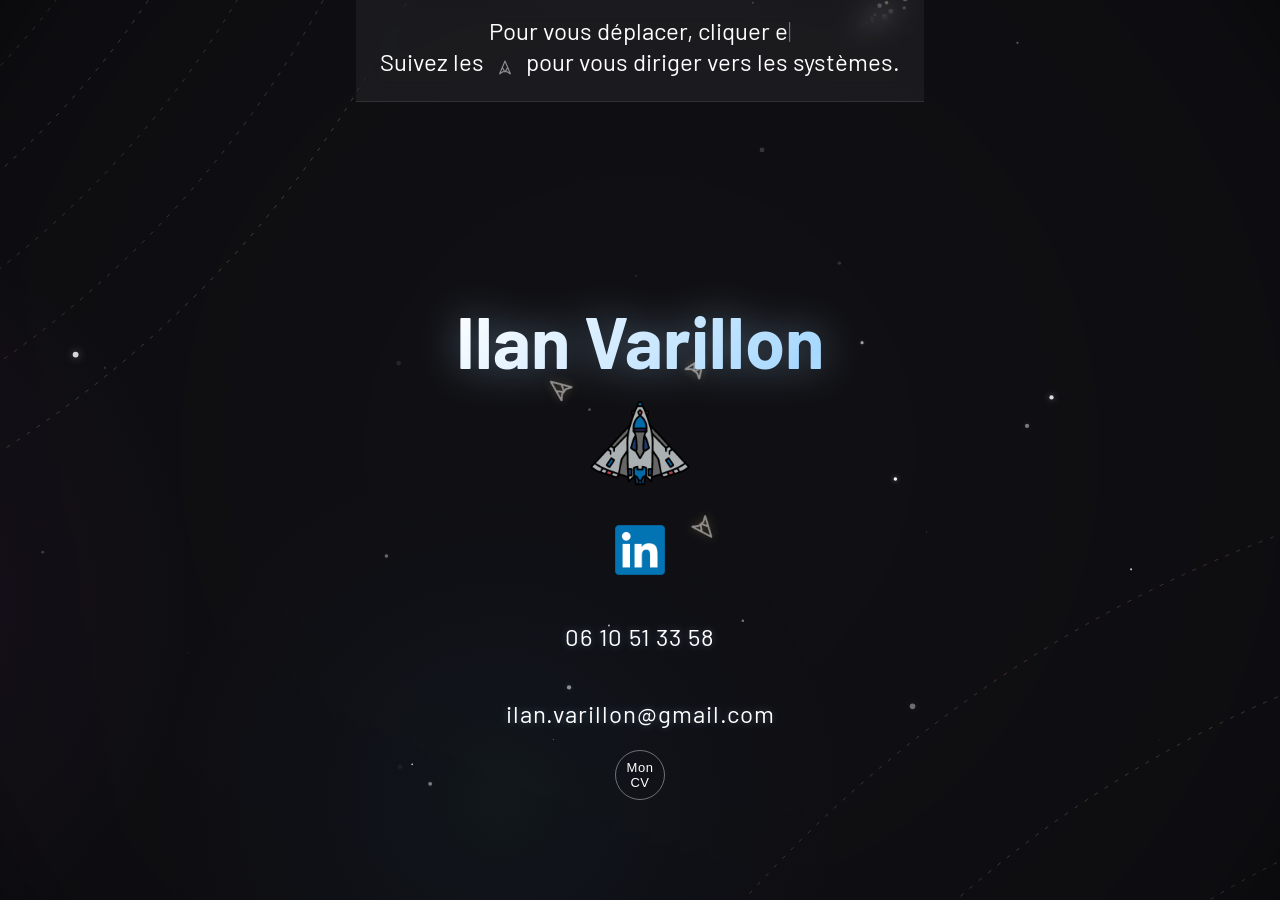
<file: index.html>
<!DOCTYPE html>
<html lang="fr">
  <head>
    <meta charset="UTF-8" />
    <meta http-equiv="X-UA-Compatible" content="IE=edge" />
    <meta name="viewport" content="width=device-width, initial-scale=1.0" />
    <meta name="mobile-web-app-capable" content="yes" />
    <meta property="og:title" content="Ilan Varillon" />
    <meta property="og:description" content="Mon CV en forme de jeu d'exploration spacial." />
    <meta property="og:image" content="https://i-lander.github.io/Resume/Sources/Images/previewImage.png" />
    <title>Ilan Varillon</title>
    <link href="https://fonts.googleapis.com/css2?family=Barlow:wght@100&display=swap" rel="stylesheet">
    <link rel="icon" href="./Sources/Images/spaceShip.png" />
    <link rel="stylesheet" href="style.css" />
    <script src="./app.js" type="module"></script>
  </head>
  <body> 
    <canvas id="canvas" class="canvas"></canvas>
    <img class="asset" src="./Sources/Images/spaceShip.png" id="shipSprite">  
    <img class="asset" src="./Sources/Images/spaceShip.png" id="resumePlanet-img">  
    <img class="asset" src="./Sources/Images/compass.png" id="compass">  
    <img class="asset" src="./Sources/Images/HTML5.png" id="html-img"> 
    <img class="asset" src="./Sources/Images/CSS.png" id="css-img"> 
    <img class="asset" src="./Sources/Images/JavaScript.png" id="javascript-img">
    <img class="asset" src="./Sources/Images/react.png" id="react-img">
    <img class="asset" src="./Sources/Images/Angular.png" id="angular-img">
    <img class="asset" src="./Sources/Images/Typescript.png" id="typescript-img">
    <img class="asset" src="./Sources/Images/python.png" id="python-img">
    <img class="asset" src="./Sources/Images/c_sharp.png" id="c_sharp-img">
    <img class="asset" src="./Sources/Images/ChatGPT.png" id="chatGPT-img">
    <img class="asset" src="./Sources/Images/GitHub-white.png" id="git-img">
    <img class="asset" src="./Sources/Images/Sql.png" id="sql-img">
    <img class="asset" src="./Sources/Images/Unity.png" id="unity-img">
    <img class="asset" src="./Sources/Images/delement.png" id="delement-img">
    <img class="asset" src="./Sources/Images/bereshit.png" id="bereshit-img">
    <img class="asset" src="./Sources/Images/donkey.png" id="donkey-img">
    <img class="asset" src="./Sources/Images/question-mark.png" id="question-img">
    <img class="asset" src="./Sources/Images/playStore.png" id="playStore-img">
    <img class="asset" src="./Sources/Images/genesis.svg" id="genesis-img">
    <img class="asset" src="./Sources/Images/epitaph.png" id="epitaph-img">
    <img class="asset" src="./Sources/Images/juice.png" id="juice-img">
    <img class="asset" src="./Sources/Images/cliffwhisper.png" id="cliffwhisper-img">
    <img class="asset" src="./Sources/Images/docker.png" id="docker-img">
    <img class="asset" src="./Sources/Images/Claude.svg" id="claude-img">
    <p class="skills" id="skills"></p>    
    <p class="projects" id="projects"></p>    
    <p class="other" id="other"></p>    
    <div class="contact" id="contactTuto"></div>
    <div class="contact" id="contactH1"></div>
    <div class="contact" id="contactText"></div>
  </body>
</html>
</file>
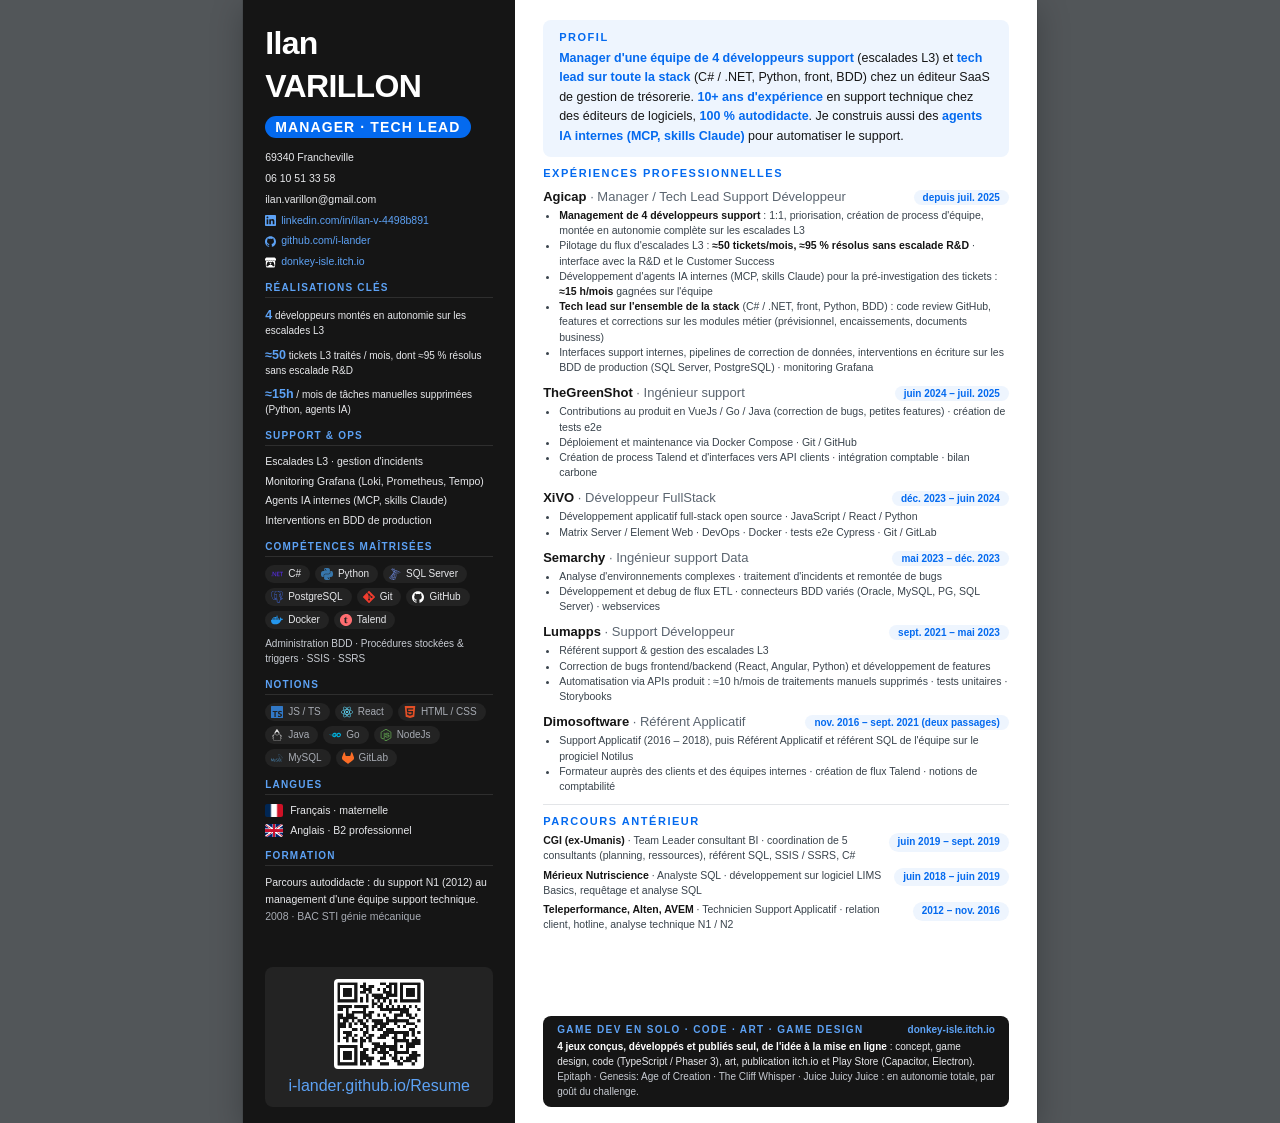
<file: Sources/Ilan_Varillon_CV_2026.html>
<!doctype html>
<html lang="fr">
  <head>
    <meta charset="utf-8" />
    <meta name="viewport" content="width=device-width, initial-scale=1" />
    <title>CV - Ilan Varillon</title>
    <style>
      /* Une page A4, sans marge d'imprimante. */
      @page {
        size: A4;
        margin: 0;
      }

      html,
      body {
        margin: 0;
        padding: 0;
      }

      body {
        background: #525659; /* fond de visionneuse, ecran uniquement */
        font-family:
          -apple-system,
          "Segoe UI",
          Roboto,
          Helvetica,
          Arial,
          sans-serif;
      }

      a {
        color: #046aef;
        text-decoration: none;
      }
      a:hover {
        color: #0353c0;
        text-decoration: underline;
      }

      /* La feuille : dimensions physiques reelles. */
      .page {
        width: 210mm;
        height: 297mm;
        margin: 0 auto;
        overflow: hidden;
        background: #ffffff;
        color: #39434c;
        display: grid;
        grid-template-columns: 272px 1fr;
        box-shadow:
          0 0 0 1px rgba(0, 0, 0, 0.08),
          0 8px 30px rgba(0, 0, 0, 0.25);
        /* force l'impression des aplats (sidebar noire, pastilles, badges) */
        -webkit-print-color-adjust: exact;
        print-color-adjust: exact;
      }

      @media print {
        body {
          background: #ffffff;
        }
        .page {
          box-shadow: none;
          margin: 0;
          break-after: avoid;
          page-break-after: avoid;
        }
      }

      /* ---------- Sidebar ---------- */
      .sidebar {
        background: #151515;
        color: #e8e9ec;
        padding: 22px 22px 16px;
        display: flex;
        flex-direction: column;
        gap: 12px;
      }
      .sidebar a {
        color: #5da2f5;
      }
      .name {
        font-size: 32px;
        font-weight: 800;
        line-height: 1.35;
        color: #ffffff;
        letter-spacing: -0.02em;
      }
      .role-badge {
        margin-top: 8px;
        display: inline-block;
        background: #046aef;
        color: #ffffff;
        font-size: 14px;
        font-weight: 700;
        letter-spacing: 0.08em;
        text-transform: uppercase;
        padding: 3px 10px;
        border-radius: 9999px;
      }
      .contact {
        display: flex;
        flex-direction: column;
        gap: 5px;
        font-size: 10.5px;
        line-height: 1.5;
      }
      .contact-row {
        display: flex;
        align-items: center;
        gap: 5px;
      }
      .side-title {
        font-size: 10px;
        font-weight: 700;
        letter-spacing: 0.12em;
        text-transform: uppercase;
        color: #5da2f5;
        margin-bottom: 8px;
        border-bottom: 1px solid #2e2e2e;
        padding-bottom: 4px;
      }
      .badges {
        display: flex;
        flex-wrap: wrap;
        gap: 5px;
      }
      .badge {
        display: inline-flex;
        align-items: center;
        gap: 5px;
        background: #232323;
        border-radius: 9999px;
        padding: 3px 9px 3px 6px;
        font-size: 10px;
        font-weight: 500;
      }
      .badge.dim {
        color: #a7abb3;
      }
      .side-note {
        font-size: 10px;
        line-height: 1.55;
        color: #c8ccd3;
        margin-top: 7px;
      }
      .keyfacts {
        display: flex;
        flex-direction: column;
        gap: 7px;
        font-size: 10px;
        line-height: 1.45;
      }
      .keyfacts strong {
        color: #5da2f5;
        font-size: 12.5px;
      }
      .ops-list {
        display: flex;
        flex-direction: column;
        gap: 4px;
        font-size: 10.5px;
        line-height: 1.5;
      }
      .langs {
        display: flex;
        flex-direction: column;
        gap: 4px;
        font-size: 10.5px;
        line-height: 1.5;
      }
      .lang-row {
        display: flex;
        align-items: center;
        gap: 7px;
      }
      .qr-box {
        margin-top: auto;
        display: flex;
        flex-direction: column;
        align-items: center;
        gap: 8px;
        background: #232323;
        border-radius: 8px;
        padding: 12px 10px;
        text-align: center;
      }

      /* ---------- Main ---------- */
      .main {
        padding: 20px 28px 16px;
        display: flex;
        flex-direction: column;
        gap: 10px;
      }
      .section-title {
        font-size: 11px;
        font-weight: 700;
        letter-spacing: 0.14em;
        text-transform: uppercase;
        color: #046aef;
      }
      .profile {
        background: #eef5fe;
        border-radius: 8px;
        padding: 11px 16px;
      }
      .profile p {
        margin: 6px 0 0;
        font-size: 12.5px;
        line-height: 1.55;
        color: #151515;
        font-weight: 500;
      }
      .profile strong {
        color: #046aef;
      }
      .xp-list {
        display: flex;
        flex-direction: column;
        gap: 10px;
      }
      .xp {
        display: flex;
        flex-direction: column;
        gap: 3px;
      }
      .xp-head {
        display: flex;
        justify-content: space-between;
        align-items: baseline;
        gap: 12px;
      }
      .xp-name {
        font-size: 13px;
        font-weight: 700;
        color: #151515;
      }
      .xp-name span {
        font-weight: 500;
        color: #5b6570;
      }
      .xp-dates {
        font-size: 10px;
        font-weight: 700;
        color: #046aef;
        background: #eef5fe;
        padding: 2px 9px;
        border-radius: 9999px;
        white-space: nowrap;
        font-variant-numeric: tabular-nums;
      }
      .xp ul {
        margin: 0;
        padding-left: 16px;
        font-size: 10.5px;
        line-height: 1.45;
        color: #39434c;
      }
      .xp li strong {
        color: #151515;
      }
      .divider {
        height: 1px;
        background: #e3e5e8;
      }
      .prev-list {
        display: grid;
        grid-template-columns: 1fr;
        gap: 4px;
        font-size: 10.5px;
        line-height: 1.45;
        color: #39434c;
      }
      .prev-row {
        display: flex;
        justify-content: space-between;
        gap: 12px;
      }
      .prev-row strong {
        color: #151515;
      }
      .prev-dates {
        color: #046aef;
        font-weight: 700;
        background: #eef5fe;
        padding: 2px 9px;
        border-radius: 9999px;
        align-self: start;
        white-space: nowrap;
        font-size: 10px;
      }

      /* Footer projets perso : encart sombre, colle en bas de page */
      .perso {
        margin-top: auto;
        background: #151515;
        border-radius: 8px;
        padding: 8px 14px;
        color: #e8e9ec;
      }
      .perso-head {
        display: flex;
        justify-content: space-between;
        align-items: baseline;
        gap: 12px;
      }
      .perso-title {
        font-size: 10px;
        font-weight: 700;
        letter-spacing: 0.14em;
        text-transform: uppercase;
        color: #5da2f5;
      }
      .perso p {
        margin: 4px 0 0;
        font-size: 10px;
        line-height: 1.5;
        color: #e8e9ec;
      }
      .perso strong {
        color: #ffffff;
      }
      .perso a {
        color: #5da2f5;
        font-size: 10px;
        font-weight: 700;
        white-space: nowrap;
      }
      .perso .games {
        color: #c8ccd3;
      }
    </style>
  </head>
  <body>
    <section class="page" id="p1" data-screen-label="CV">
      <aside class="sidebar">
        <div>
          <div class="name">Ilan<br />VARILLON</div>
          <div class="role-badge">Manager · Tech Lead</div>
        </div>
        <div class="contact">
          <div>69340 Francheville</div>
          <div>06 10 51 33 58</div>
          <div>ilan.varillon@gmail.com</div>
          <div class="contact-row">
            <img src="Images/icons/linkedin.svg" width="11" height="11" alt="" /><a
              href="https://www.linkedin.com/in/ilan-v-4498b891/"
              >linkedin.com/in/ilan-v-4498b891</a
            >
          </div>
          <div class="contact-row">
            <img
              src="Images/icons/github-contact.svg"
              width="11"
              height="11"
              alt=""
            /><a href="https://github.com/i-lander">github.com/i-lander</a>
          </div>
          <div class="contact-row">
            <img src="Images/icons/itchio.svg" width="11" height="11" alt="" /><a
              href="https://donkey-isle.itch.io"
              >donkey-isle.itch.io</a
            >
          </div>
        </div>
        <div>
          <div class="side-title">Réalisations clés</div>
          <div class="keyfacts">
            <div>
              <strong>4</strong> développeurs montés en autonomie sur les
              escalades L3
            </div>
            <div>
              <strong>≈50</strong> tickets L3 traités / mois, dont ≈95&nbsp;%
              résolus sans escalade R&amp;D
            </div>
            <div>
              <strong>≈15h</strong> / mois de tâches manuelles supprimées
              (Python, agents IA)
            </div>
          </div>
        </div>
        <div>
          <div class="side-title">Support &amp; Ops</div>
          <div class="ops-list">
            <div>Escalades L3 · gestion d'incidents</div>
            <div>Monitoring Grafana (Loki, Prometheus, Tempo)</div>
            <div>Agents IA internes (MCP, skills Claude)</div>
            <div>Interventions en BDD de production</div>
          </div>
        </div>
        <div>
          <div class="side-title">Compétences maîtrisées</div>
          <div class="badges">
            <span class="badge"
              ><img src="Images/icons/dotnet.svg" width="12" height="12" alt="" />C#</span
            >
            <span class="badge"
              ><img src="Images/icons/python.svg" width="12" height="12" alt="" />Python</span
            >
            <span class="badge"
              ><img
                src="Images/icons/sqlserver.svg"
                width="12"
                height="12"
                alt=""
                style="
                  filter: invert(60%) sepia(80%) saturate(400%)
                    hue-rotate(180deg);
                "
              />SQL Server</span
            >
            <span class="badge"
              ><img
                src="Images/icons/postgresql.svg"
                width="12"
                height="12"
                alt=""
              />PostgreSQL</span
            >
            <span class="badge"
              ><img src="Images/icons/git.svg" width="12" height="12" alt="" />Git</span
            >
            <span class="badge"
              ><img
                src="Images/icons/github-white.svg"
                width="12"
                height="12"
                alt=""
              />GitHub</span
            >
            <span class="badge"
              ><img src="Images/icons/docker.svg" width="12" height="12" alt="" />Docker</span
            >
            <span class="badge"
              ><img src="Images/icons/talend.svg" width="12" height="12" alt="" />Talend</span
            >
          </div>
          <div class="side-note">
            Administration BDD · Procédures stockées &amp; triggers · SSIS ·
            SSRS
          </div>
        </div>
        <div>
          <div class="side-title">Notions</div>
          <div class="badges">
            <span class="badge dim"
              ><img
                src="Images/icons/typescript.svg"
                width="12"
                height="12"
                alt=""
              />JS / TS</span
            >
            <span class="badge dim"
              ><img src="Images/icons/react.svg" width="12" height="12" alt="" />React</span
            >
            <span class="badge dim"
              ><img src="Images/icons/html5.svg" width="12" height="12" alt="" />HTML / CSS</span
            >
            <span class="badge dim"
              ><img src="Images/icons/openjdk.svg" width="12" height="12" alt="" />Java</span
            >
            <span class="badge dim"
              ><img src="Images/icons/go.svg" width="12" height="12" alt="" />Go</span
            >
            <span class="badge dim"
              ><img src="Images/icons/nodejs.svg" width="12" height="12" alt="" />NodeJs</span
            >
            <span class="badge dim"
              ><img src="Images/icons/mysql.svg" width="12" height="12" alt="" />MySQL</span
            >
            <span class="badge dim"
              ><img src="Images/icons/gitlab.svg" width="12" height="12" alt="" />GitLab</span
            >
          </div>
        </div>
        <div>
          <div class="side-title">Langues</div>
          <div class="langs">
            <div class="lang-row">
              <img
                src="Images/icons/flag-fr.png"
                width="18"
                height="13"
                alt="FR"
                style="border-radius: 2px"
              />Français · maternelle
            </div>
            <div class="lang-row">
              <img
                src="Images/icons/flag-gb.png"
                width="18"
                height="13"
                alt="EN"
                style="border-radius: 2px"
              />Anglais · B2 professionnel
            </div>
          </div>
        </div>
        <div>
          <div class="side-title">Formation</div>
          <div style="font-size: 10.5px; line-height: 1.6">
            Parcours autodidacte : du support N1 (2012) au management d'une
            équipe support technique.<br /><span style="color: #a7abb3"
              >2008 · BAC STI génie mécanique</span
            >
          </div>
        </div>
        <div class="qr-box">
          <img
            src="Images/icons/qr-portfolio.png"
            width="84"
            height="auto"
            alt="QR code portfolio"
            style="border-radius: 4px; background: #ffffff; padding: 3px"
          />
          <div>
            <a href="https://i-lander.github.io/Resume"
              >i-lander.github.io/Resume</a
            >
          </div>
        </div>
      </aside>
      <main class="main">
        <header class="profile">
          <div class="section-title">Profil</div>
          <p>
            <strong>Manager d'une équipe de 4 développeurs support</strong>
            (escalades L3) et
            <strong>tech lead sur toute la stack</strong> (C# / .NET, Python,
            front, BDD) chez un éditeur SaaS de gestion de trésorerie.
            <strong>10+ ans d'expérience</strong> en support technique chez
            des éditeurs de logiciels, <strong>100 % autodidacte</strong>. Je
            construis aussi des
            <strong>agents IA internes (MCP, skills Claude)</strong> pour
            automatiser le support.
          </p>
        </header>
        <div class="xp-list">
          <div class="section-title">Expériences professionnelles</div>
          <article class="xp">
            <div class="xp-head">
              <div class="xp-name">
                Agicap
                <span>· Manager / Tech Lead Support Développeur</span>
              </div>
              <div class="xp-dates">depuis juil. 2025</div>
            </div>
            <ul>
              <li>
                <strong>Management de 4 développeurs support</strong> : 1:1,
                priorisation, création de process d'équipe, montée en
                autonomie complète sur les escalades L3
              </li>
              <li>
                Pilotage du flux d'escalades L3 : <strong>≈50
                tickets/mois, ≈95&nbsp;% résolus sans escalade R&amp;D</strong> ·
                interface avec la R&amp;D et le Customer Success
              </li>
              <li>
                Développement d'agents IA internes (MCP, skills Claude) pour
                la pré-investigation des tickets : <strong>≈15 h/mois</strong>
                gagnées sur l'équipe
              </li>
              <li>
                <strong>Tech lead sur l'ensemble de la stack</strong> (C# /
                .NET, front, Python, BDD) : code review GitHub, features et
                corrections sur les modules métier (prévisionnel,
                encaissements, documents business)
              </li>
              <li>
                Interfaces support internes, pipelines de correction de
                données, interventions en écriture sur les BDD de production
                (SQL Server, PostgreSQL) · monitoring Grafana
              </li>
            </ul>
          </article>
          <article class="xp">
            <div class="xp-head">
              <div class="xp-name">
                TheGreenShot <span>· Ingénieur support</span>
              </div>
              <div class="xp-dates">juin 2024 – juil. 2025</div>
            </div>
            <ul>
              <li>
                Contributions au produit en VueJs / Go / Java (correction de
                bugs, petites features) · création de tests e2e
              </li>
              <li>
                Déploiement et maintenance via Docker Compose · Git / GitHub
              </li>
              <li>
                Création de process Talend et d'interfaces vers API clients ·
                intégration comptable · bilan carbone
              </li>
            </ul>
          </article>
          <article class="xp">
            <div class="xp-head">
              <div class="xp-name">
                XiVO <span>· Développeur FullStack</span>
              </div>
              <div class="xp-dates">déc. 2023 – juin 2024</div>
            </div>
            <ul>
              <li>
                Développement applicatif full-stack open source · JavaScript /
                React / Python
              </li>
              <li>
                Matrix Server / Element Web · DevOps · Docker · tests e2e
                Cypress · Git / GitLab
              </li>
            </ul>
          </article>
          <article class="xp">
            <div class="xp-head">
              <div class="xp-name">
                Semarchy <span>· Ingénieur support Data</span>
              </div>
              <div class="xp-dates">mai 2023 – déc. 2023</div>
            </div>
            <ul>
              <li>
                Analyse d'environnements complexes · traitement d'incidents et
                remontée de bugs
              </li>
              <li>
                Développement et debug de flux ETL · connecteurs BDD variés
                (Oracle, MySQL, PG, SQL Server) · webservices
              </li>
            </ul>
          </article>
          <article class="xp">
            <div class="xp-head">
              <div class="xp-name">
                Lumapps <span>· Support Développeur</span>
              </div>
              <div class="xp-dates">sept. 2021 – mai 2023</div>
            </div>
            <ul>
              <li>Référent support &amp; gestion des escalades L3</li>
              <li>
                Correction de bugs frontend/backend (React, Angular, Python)
                et développement de features
              </li>
              <li>
                Automatisation via APIs produit : ≈10 h/mois de traitements
                manuels supprimés · tests unitaires · Storybooks
              </li>
            </ul>
          </article>
          <article class="xp">
            <div class="xp-head">
              <div class="xp-name">
                Dimosoftware <span>· Référent Applicatif</span>
              </div>
              <div class="xp-dates">
                nov. 2016 – sept. 2021 (deux passages)
              </div>
            </div>
            <ul>
              <li>
                Support Applicatif (2016 – 2018), puis Référent Applicatif et
                référent SQL de l'équipe sur le progiciel Notilus
              </li>
              <li>
                Formateur auprès des clients et des équipes internes ·
                création de flux Talend · notions de comptabilité
              </li>
            </ul>
          </article>
        </div>
        <div class="divider"></div>
        <div style="display: flex; flex-direction: column; gap: 6px">
          <div class="section-title">Parcours antérieur</div>
          <div class="prev-list">
            <div class="prev-row">
              <span
                ><strong>CGI (ex-Umanis)</strong> · Team Leader consultant BI ·
                coordination de 5 consultants (planning, ressources), référent
                SQL, SSIS / SSRS, C#</span
              ><span class="prev-dates">juin 2019 – sept. 2019</span>
            </div>
            <div class="prev-row">
              <span
                ><strong>Mérieux Nutriscience</strong> · Analyste SQL ·
                développement sur logiciel LIMS Basics, requêtage et analyse
                SQL</span
              ><span class="prev-dates">juin 2018 – juin 2019</span>
            </div>
            <div class="prev-row">
              <span
                ><strong>Teleperformance, Alten, AVEM</strong> · Technicien
                Support Applicatif · relation client, hotline, analyse
                technique N1 / N2</span
              ><span class="prev-dates">2012 – nov. 2016</span>
            </div>
          </div>
        </div>
        <div class="perso">
          <div class="perso-head">
            <div class="perso-title">
              Game dev en solo · code · art · game design
            </div>
            <a href="https://donkey-isle.itch.io">donkey-isle.itch.io</a>
          </div>
          <p>
            <strong
              >4 jeux conçus, développés et publiés seul, de l'idée à la mise
              en ligne</strong
            >
            : concept, game design, code (TypeScript / Phaser&nbsp;3), art,
            publication itch.io et Play Store (Capacitor, Electron).<br />
            <span class="games"
              >Epitaph · Genesis: Age of Creation · The Cliff Whisper · Juice
              Juicy Juice : en autonomie totale, par goût du challenge.</span
            >
          </p>
        </div>
      </main>
    </section>
  </body>
</html>
</file>
<file: style.css>
html,
body {
  width: 100%;
  height: 100%;
  background-color: rgb(16, 16, 20);
  margin: 0px;
  padding: 0px;
  font-family: 'Barlow', sans-serif;
  overflow: hidden;
}

canvas {
  display: block;
  position: fixed;
  pointer-events: none;
}

#canvas {
  pointer-events: none;
}

.asset {
  display: none;
}

.skills, .projects, .other {
  color: white;
  position: fixed;
  text-align: center;
  margin: 0px;
  display: flex;
  align-items: center;
  justify-content: center;
  font-size: 24px;
  user-select: none;
  opacity: 1;
  transition: opacity 0.75s ease;
  text-shadow: 0 0 10px rgba(255, 255, 255, 0.3);
}

.contact img {
  display: block;
}

.contact {
  position: fixed;
  display: flex;
  flex-direction: column;
  align-items: center;
  justify-content: center;
  font-size: 24px;
  z-index: 10000;
}

.hero-title {
  font-size: 72px;
  user-select: none;
  background: linear-gradient(135deg, #ffffff 0%, #a8d8ff 50%, #ffffff 100%);
  background-size: 200% auto;
  -webkit-background-clip: text;
  -webkit-text-fill-color: transparent;
  background-clip: text;
  animation: gradientShift 4s ease-in-out infinite;
  filter: drop-shadow(0 0 20px rgba(168, 216, 255, 0.4));
  margin: 0;
}

@keyframes gradientShift {
  0%, 100% { background-position: 0% center; }
  50% { background-position: 200% center; }
}

.contact-info {
  text-shadow: 0 0 8px rgba(168, 216, 255, 0.3);
  letter-spacing: 1px;
}

.contact h1 {
  font-size: 72px;
  user-select: none;
}

.tuto-banner {
  background: rgba(255, 255, 255, 0.05);
  backdrop-filter: blur(12px);
  -webkit-backdrop-filter: blur(12px);
  border-bottom: 1px solid rgba(255, 255, 255, 0.1);
  padding: 16px 24px;
  margin: 0;
}

.typewriter-cursor {
  animation: blink 0.8s step-end infinite;
  font-weight: 100;
  color: rgba(168, 216, 255, 0.8);
}

@keyframes blink {
  0%, 100% { opacity: 1; }
  50% { opacity: 0; }
}

.linkedinButton {
  padding: 0;
  margin: 0;
  transition: transform 0.3s ease, filter 0.3s ease;
  cursor: pointer;
}

.linkedinButton:hover {
  transform: scale(1.15);
  filter: drop-shadow(0 0 12px rgba(0, 119, 181, 0.6));
}

.linkedinButton img {
  display: block;
  user-select: none;
}

.resumeButton {
  display: inline-flex;
  align-items: center;
  justify-content: center;
  padding: 0;
  margin: 0;
  color: #fff;
  border-radius: 999px;
  text-decoration: none;
  width: 74px;
  height: 74px;
  border: 1px solid rgba(255, 255, 255, 0.4);
  user-select: none;
  cursor: pointer;
  transition: transform 0.3s ease, box-shadow 0.3s ease, border-color 0.3s ease;
  animation: borderPulse 3s ease-in-out infinite;
  font-size: 13px;
  letter-spacing: 0.5px;
}

.resumeButton:hover {
  transform: scale(1.15);
  box-shadow: 0 0 20px rgba(168, 216, 255, 0.4), 0 0 40px rgba(168, 216, 255, 0.15);
  border-color: rgba(168, 216, 255, 0.8);
}

@keyframes borderPulse {
  0%, 100% {
    box-shadow: 0 0 5px rgba(168, 216, 255, 0.1);
    border-color: rgba(255, 255, 255, 0.4);
  }
  50% {
    box-shadow: 0 0 15px rgba(168, 216, 255, 0.25);
    border-color: rgba(168, 216, 255, 0.6);
  }
}

.planetText {
  color: white;
  font-size: 18px;
  user-select: none;
  pointer-events: none;
  display: flex;
  align-items: center;
  flex-direction: column;
  justify-content: center;
  text-shadow: 0 0 6px rgba(255, 255, 255, 0.15);
}

.planetText h3 {
  background: linear-gradient(135deg, #ffffff, #a8d8ff);
  -webkit-background-clip: text;
  -webkit-text-fill-color: transparent;
  background-clip: text;
  filter: drop-shadow(0 0 8px rgba(168, 216, 255, 0.3));
}

.planetText .link {
  pointer-events: all;
  width: 50px;
  margin: auto;
}

.repo-link {
  width: 48px;
  transition: transform 0.3s ease, filter 0.3s ease;
}

.repo-link:hover {
  transform: scale(1.2);
  filter: drop-shadow(0 0 8px rgba(255, 255, 255, 0.5));
}

.link {
  display: flex;
  justify-content: center;
}

p {
  user-select: none;
}

@media (max-width: 600px) {
  .hero-title {
    font-size: 40px;
  }

  .contact h1 {
    font-size: 40px;
  }

  .contact {
    font-size: 16px;
  }

  .contact-info {
    font-size: 14px;
  }

  .skills, .projects, .other {
    font-size: 16px;
  }

  .planetText {
    font-size: 13px;
  }

  .planetText h3 {
    font-size: 16px;
  }

  .resumeButton {
    width: 60px;
    height: 60px;
    font-size: 11px;
  }

  .tuto-banner {
    padding: 10px 12px;
    font-size: 14px;
  }

  .repo-link {
    width: 36px;
  }
}

@media (max-width: 400px) {
  .hero-title {
    font-size: 32px;
  }

  .contact h1 {
    font-size: 32px;
  }

  .planetText {
    font-size: 11px;
  }

  .resumeButton {
    width: 50px;
    height: 50px;
    font-size: 10px;
  }
}

@media (max-height: 500px) and (orientation: landscape) {
  .tuto-banner {
    padding: 6px 12px;
    font-size: 14px;
  }
}
</file>
